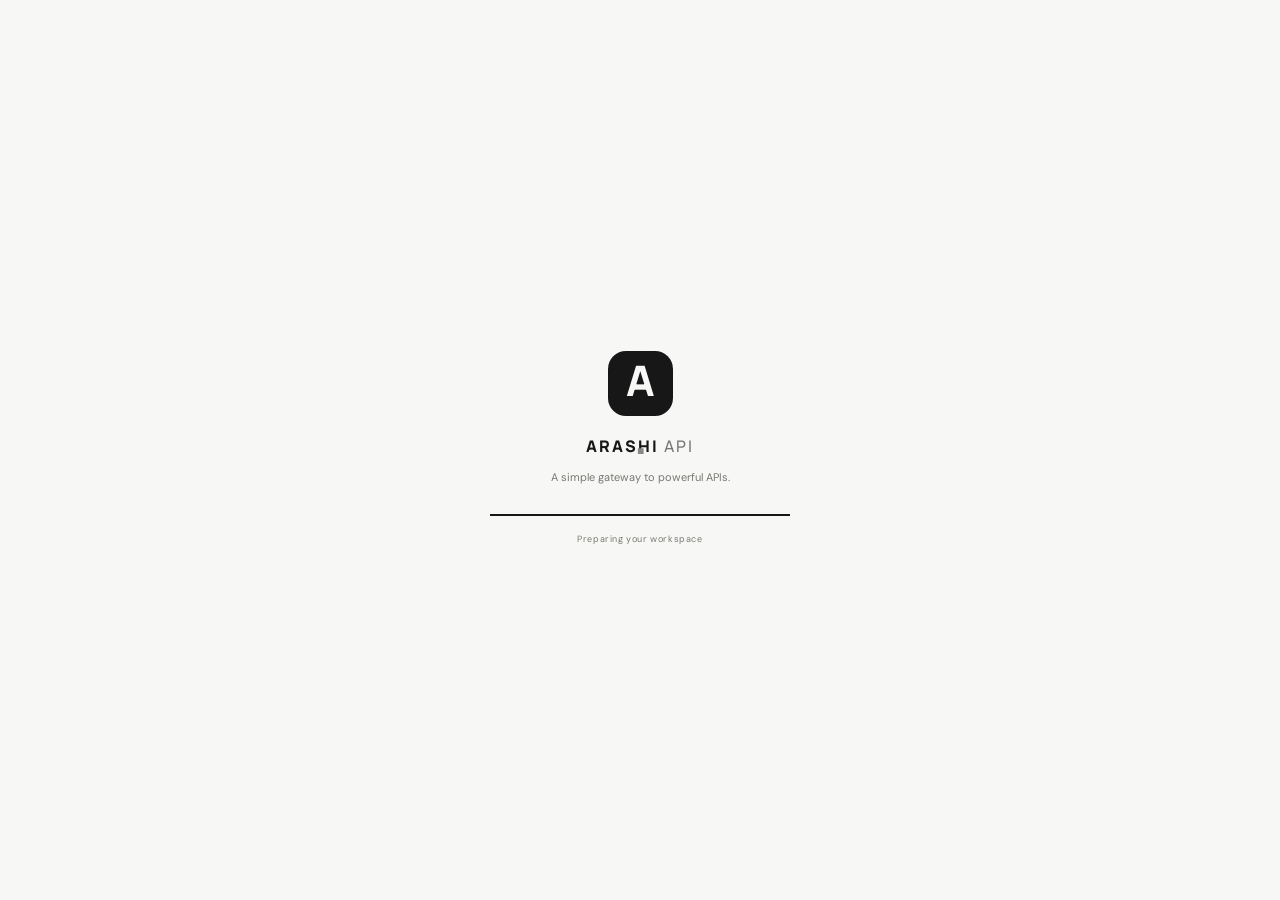
<file: index.html>
<!doctype html>
<html lang="id" data-theme="light">
<head>
  <meta charset="utf-8"><meta name="viewport" content="width=device-width, initial-scale=1">
  <meta name="theme-color" content="#f7f7f5"><title>Arashi API — Loading</title>
  <link rel="icon" href="public/favicon.svg"><link rel="preconnect" href="https://fonts.googleapis.com">
  <link rel="preconnect" href="https://fonts.gstatic.com" crossorigin>
  <link href="https://fonts.googleapis.com/css2?family=DM+Sans:wght@400;500;600;700&family=Manrope:wght@400;500;600;700;800&display=swap" rel="stylesheet">
  <link rel="stylesheet" href="css/style.css">
</head>
<body class="loading-page">
  <main class="loader-wrap">
    <div class="loader-mark">A<span>.</span></div>
    <div class="loader-brand">ARASHI <span>API</span></div>
    <p class="muted">A simple gateway to powerful APIs.</p>
    <div class="loader-track"><span></span></div>
    <small class="muted loader-caption">Preparing your workspace</small>
  </main>
  <script>
    setTimeout(() => { window.location.href = "home.html"; }, 1900);
  </script>
</body></html>
</file>
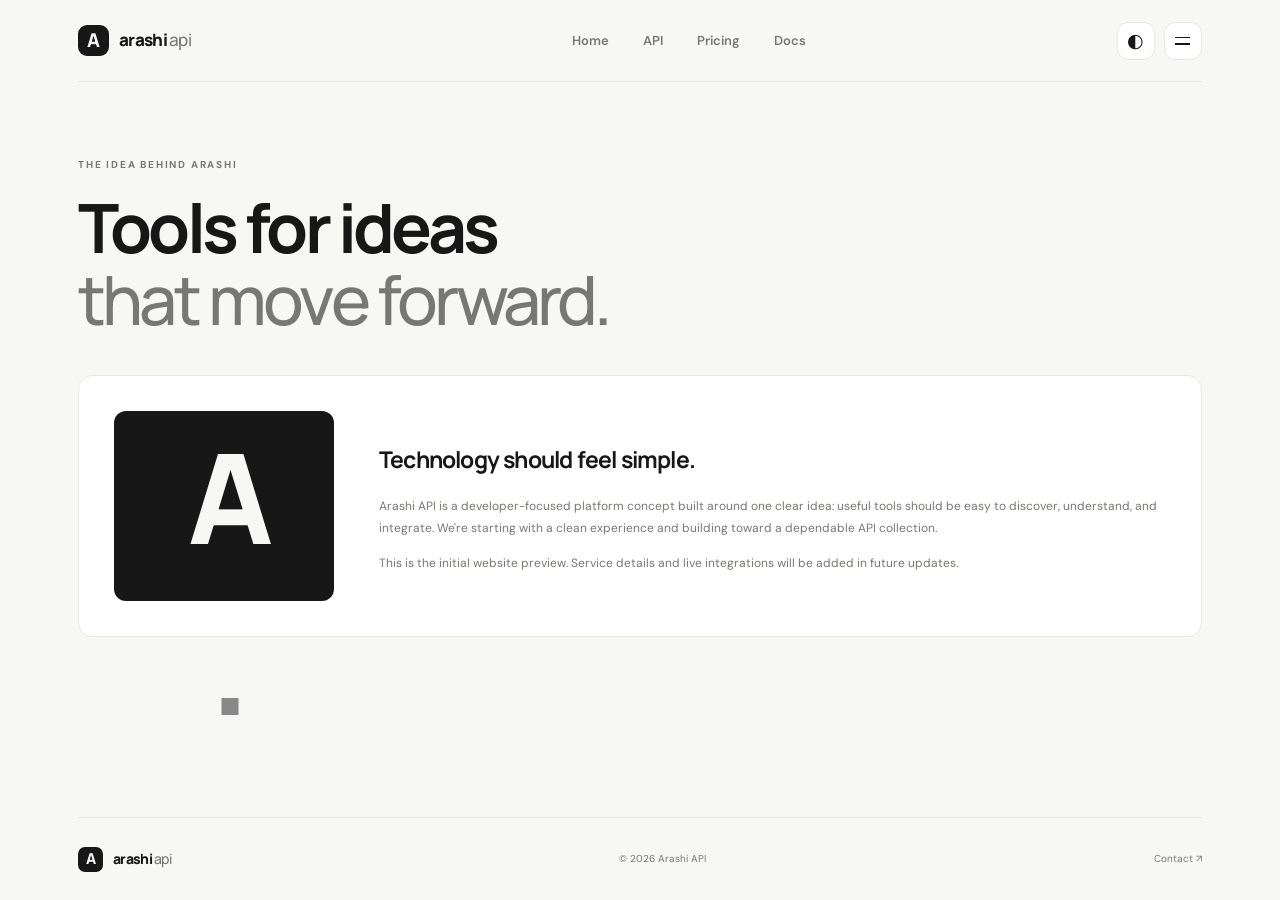
<file: about.html>
<!doctype html><html lang="id" data-theme="light"><head><meta charset="utf-8"><meta name="viewport" content="width=device-width,initial-scale=1"><link rel="icon" href="public/favicon.svg"><title>About — Arashi API</title><link href="https://fonts.googleapis.com/css2?family=DM+Sans:wght@400;500;600;700&family=Manrope:wght@400;500;600;700;800&display=swap" rel="stylesheet"><link rel="stylesheet" href="css/style.css"></head><body><div class="page-shell"><header class="topbar"><a class="brand" href="home.html"><span class="brand-symbol">A</span><span>arashi<span class="brand-light"> api</span></span></a><nav class="desktop-nav"><a href="home.html">Home</a><a href="api.html">API</a><a href="pricing.html">Pricing</a><a href="documentation.html">Docs</a></nav><div class="top-actions"><button class="icon-btn theme-toggle">◐</button><button class="icon-btn menu-toggle"><span class="hamburger"><i></i><i></i></span></button></div></header><div class="scrim"></div><aside class="sidebar"><div class="side-head"><a class="brand" href="home.html"><span class="brand-symbol">A</span><span>arashi<span class="brand-light"> api</span></span></a><button class="icon-btn close-menu">×</button></div><p class="side-label">GENERAL</p><a class="side-link" href="home.html">⌂ &nbsp;Home</a><a class="side-link" href="api.html">⌘ &nbsp;API Explorer</a><a class="side-link" href="pricing.html">◇ &nbsp;Pricing</a><p class="side-label">RESOURCES</p><a class="side-link" href="documentation.html">▤ &nbsp;Documentation</a><a class="side-link" href="status.html">◉ &nbsp;Server Status</a><a class="side-link selected" href="about.html">ⓘ &nbsp;About</a><p class="side-label">SUPPORT</p><a class="side-link" href="contact.html">↗ &nbsp;Customer Service</a><div class="side-bottom"><span class="status-dot"></span> All systems operational<small>ARASHI API · 2026</small></div></aside><main class="inner-main"><div class="eyebrow">THE IDEA BEHIND ARASHI</div><h1 class="page-title">Tools for ideas<br><span>that move forward.</span></h1><div class="about-panel"><div class="about-monogram">A<span>.</span></div><div><h2>Technology should feel simple.</h2><p>Arashi API is a developer-focused platform concept built around one clear idea: useful tools should be easy to discover, understand, and integrate. We're starting with a clean experience and building toward a dependable API collection.</p><p class="muted">This is the initial website preview. Service details and live integrations will be added in future updates.</p></div></div></main><footer class="footer"><a class="brand" href="home.html"><span class="brand-symbol">A</span><span>arashi<span class="brand-light"> api</span></span></a><span>© 2026 Arashi API</span><a href="contact.html">Contact ↗</a></footer></div><script src="js/main.js"></script></body></html>
</file>
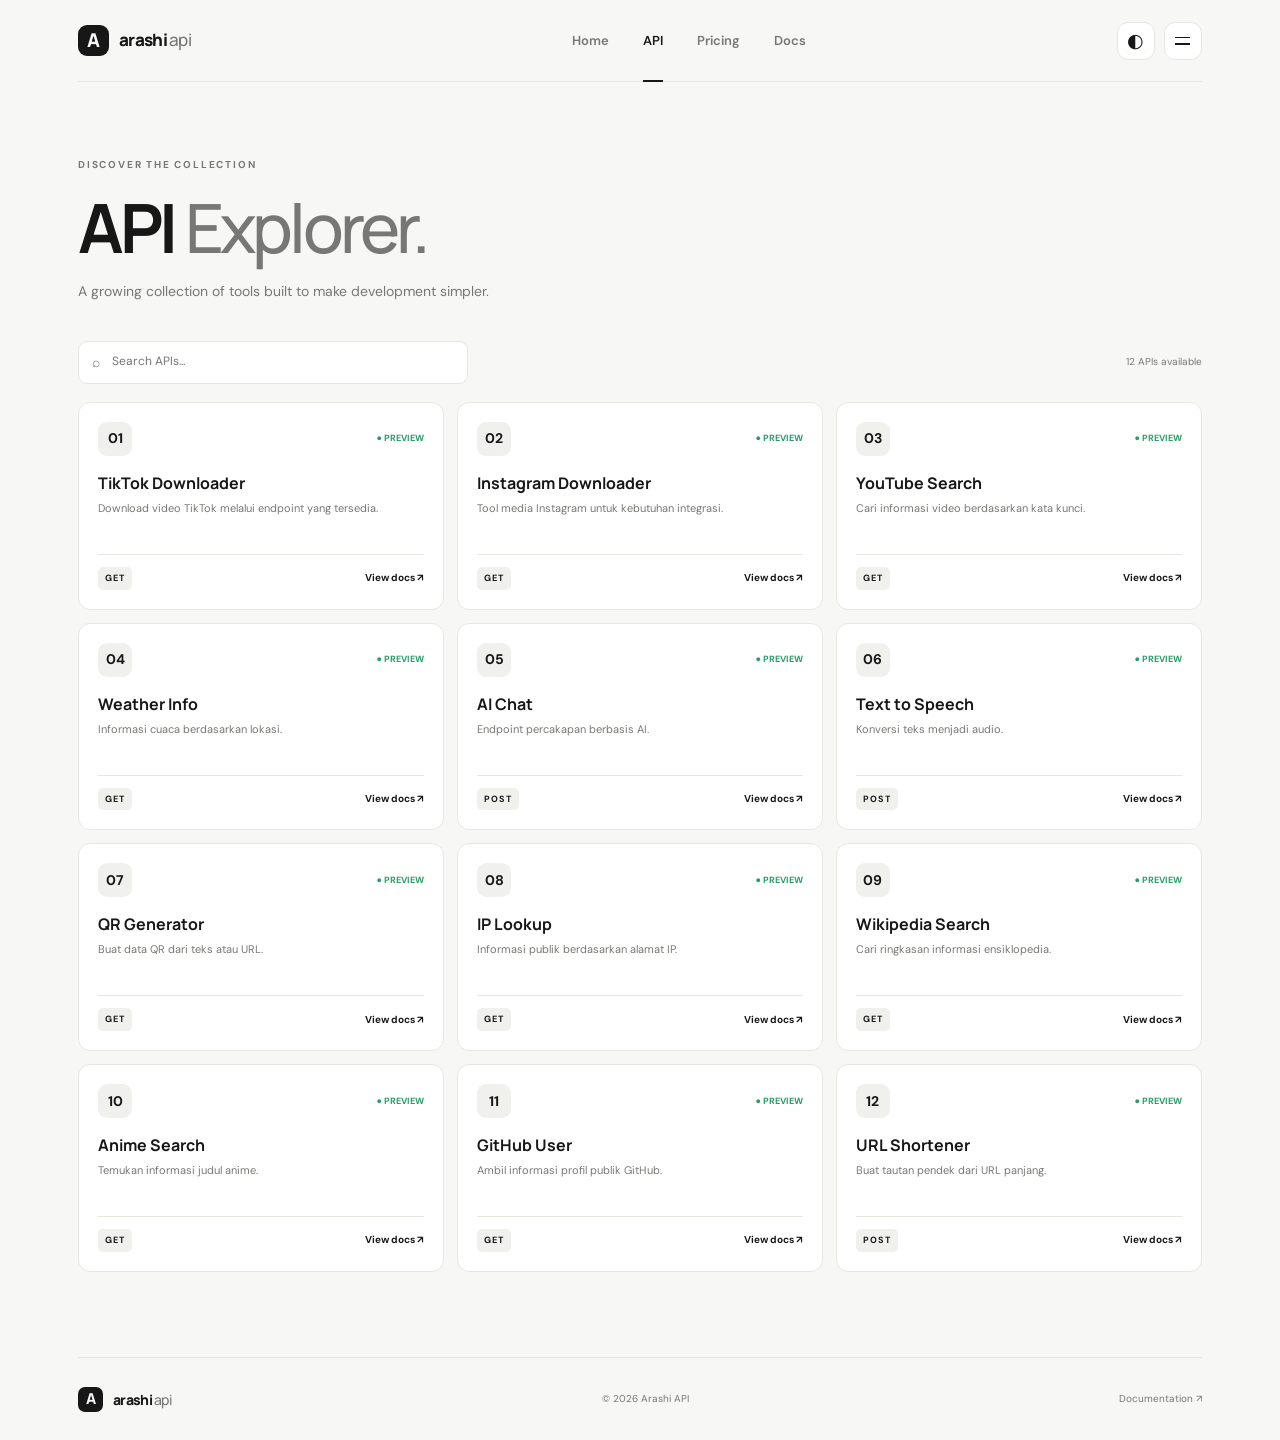
<file: api.html>
<!doctype html><html lang="id" data-theme="light"><head><meta charset="utf-8"><meta name="viewport" content="width=device-width,initial-scale=1"><link rel="icon" href="public/favicon.svg"><title>API Explorer — Arashi API</title><link rel="preconnect" href="https://fonts.googleapis.com"><link href="https://fonts.googleapis.com/css2?family=DM+Sans:wght@400;500;600;700&family=Manrope:wght@400;500;600;700;800&display=swap" rel="stylesheet"><link rel="stylesheet" href="css/style.css"></head><body><div class="page-shell"><header class="topbar"><a class="brand" href="home.html"><span class="brand-symbol">A</span><span>arashi<span class="brand-light"> api</span></span></a><nav class="desktop-nav"><a href="home.html">Home</a><a class="active" href="api.html">API</a><a href="pricing.html">Pricing</a><a href="documentation.html">Docs</a></nav><div class="top-actions"><button class="icon-btn theme-toggle">◐</button><button class="icon-btn menu-toggle"><span class="hamburger"><i></i><i></i></span></button></div></header><div class="scrim"></div><aside class="sidebar"><div class="side-head"><a class="brand" href="home.html"><span class="brand-symbol">A</span><span>arashi<span class="brand-light"> api</span></span></a><button class="icon-btn close-menu">×</button></div><p class="side-label">GENERAL</p><a class="side-link" href="home.html">⌂ &nbsp;Home</a><a class="side-link selected" href="api.html">⌘ &nbsp;API Explorer</a><a class="side-link" href="pricing.html">◇ &nbsp;Pricing</a><p class="side-label">RESOURCES</p><a class="side-link" href="documentation.html">▤ &nbsp;Documentation</a><a class="side-link" href="status.html">◉ &nbsp;Server Status</a><a class="side-link" href="about.html">ⓘ &nbsp;About</a><p class="side-label">SUPPORT</p><a class="side-link" href="contact.html">↗ &nbsp;Customer Service</a><div class="side-bottom"><span class="status-dot"></span> All systems operational<small>ARASHI API · 2026</small></div></aside><main class="inner-main"><div class="eyebrow">DISCOVER THE COLLECTION</div><h1 class="page-title">API <span>Explorer.</span></h1><p class="page-lead">A growing collection of tools built to make development simpler.</p><div class="toolbar"><label class="search-box"><span>⌕</span><input id="apiSearch" placeholder="Search APIs..." type="search"></label><span class="result-count">12 APIs available</span></div><div class="api-grid" id="apiGrid"></div></main><footer class="footer"><a class="brand" href="home.html"><span class="brand-symbol">A</span><span>arashi<span class="brand-light"> api</span></span></a><span>© 2026 Arashi API</span><a href="documentation.html">Documentation ↗</a></footer></div><script src="js/main.js"></script><script src="js/api.js"></script></body></html>
</file>
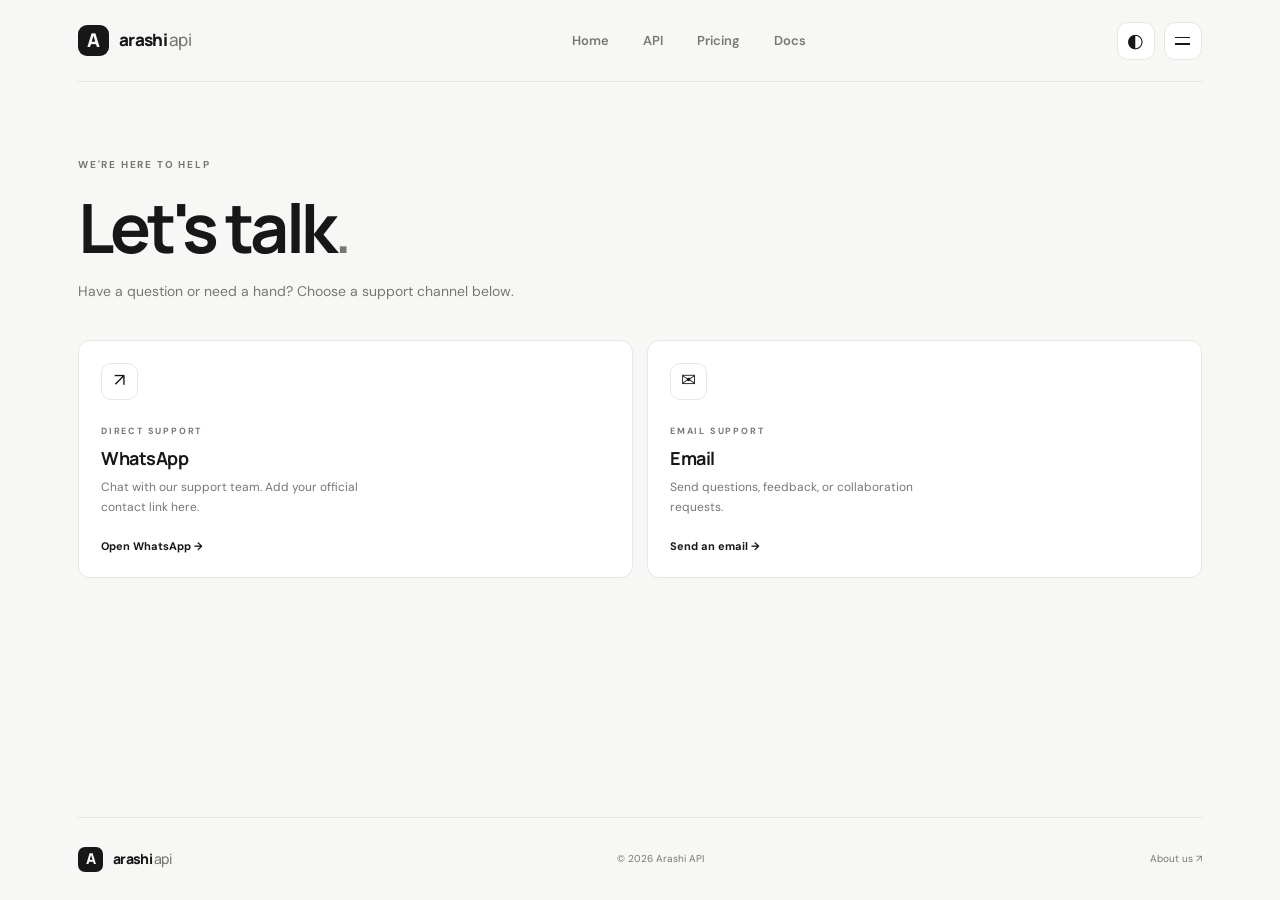
<file: contact.html>
<!doctype html><html lang="id" data-theme="light"><head><meta charset="utf-8"><meta name="viewport" content="width=device-width,initial-scale=1"><link rel="icon" href="public/favicon.svg"><title>Customer Service — Arashi API</title><link href="https://fonts.googleapis.com/css2?family=DM+Sans:wght@400;500;600;700&family=Manrope:wght@400;500;600;700;800&display=swap" rel="stylesheet"><link rel="stylesheet" href="css/style.css"></head><body><div class="page-shell"><header class="topbar"><a class="brand" href="home.html"><span class="brand-symbol">A</span><span>arashi<span class="brand-light"> api</span></span></a><nav class="desktop-nav"><a href="home.html">Home</a><a href="api.html">API</a><a href="pricing.html">Pricing</a><a href="documentation.html">Docs</a></nav><div class="top-actions"><button class="icon-btn theme-toggle">◐</button><button class="icon-btn menu-toggle"><span class="hamburger"><i></i><i></i></span></button></div></header><div class="scrim"></div><aside class="sidebar"><div class="side-head"><a class="brand" href="home.html"><span class="brand-symbol">A</span><span>arashi<span class="brand-light"> api</span></span></a><button class="icon-btn close-menu">×</button></div><p class="side-label">GENERAL</p><a class="side-link" href="home.html">⌂ &nbsp;Home</a><a class="side-link" href="api.html">⌘ &nbsp;API Explorer</a><a class="side-link" href="pricing.html">◇ &nbsp;Pricing</a><p class="side-label">RESOURCES</p><a class="side-link" href="documentation.html">▤ &nbsp;Documentation</a><a class="side-link" href="status.html">◉ &nbsp;Server Status</a><a class="side-link" href="about.html">ⓘ &nbsp;About</a><p class="side-label">SUPPORT</p><a class="side-link selected" href="contact.html">↗ &nbsp;Customer Service</a><div class="side-bottom"><span class="status-dot"></span> All systems operational<small>ARASHI API · 2026</small></div></aside><main class="inner-main"><div class="eyebrow">WE'RE HERE TO HELP</div><h1 class="page-title">Let's talk<span>.</span></h1><p class="page-lead">Have a question or need a hand? Choose a support channel below.</p><div class="contact-grid"><a class="contact-card" href="#"><div class="feature-icon">↗</div><div class="feature-meta">DIRECT SUPPORT</div><h3>WhatsApp</h3><p>Chat with our support team. Add your official contact link here.</p><span class="text-link">Open WhatsApp →</span></a><a class="contact-card" href="#"><div class="feature-icon">✉</div><div class="feature-meta">EMAIL SUPPORT</div><h3>Email</h3><p>Send questions, feedback, or collaboration requests.</p><span class="text-link">Send an email →</span></a></div></main><footer class="footer"><a class="brand" href="home.html"><span class="brand-symbol">A</span><span>arashi<span class="brand-light"> api</span></span></a><span>© 2026 Arashi API</span><a href="about.html">About us ↗</a></footer></div><script src="js/main.js"></script></body></html>
</file>
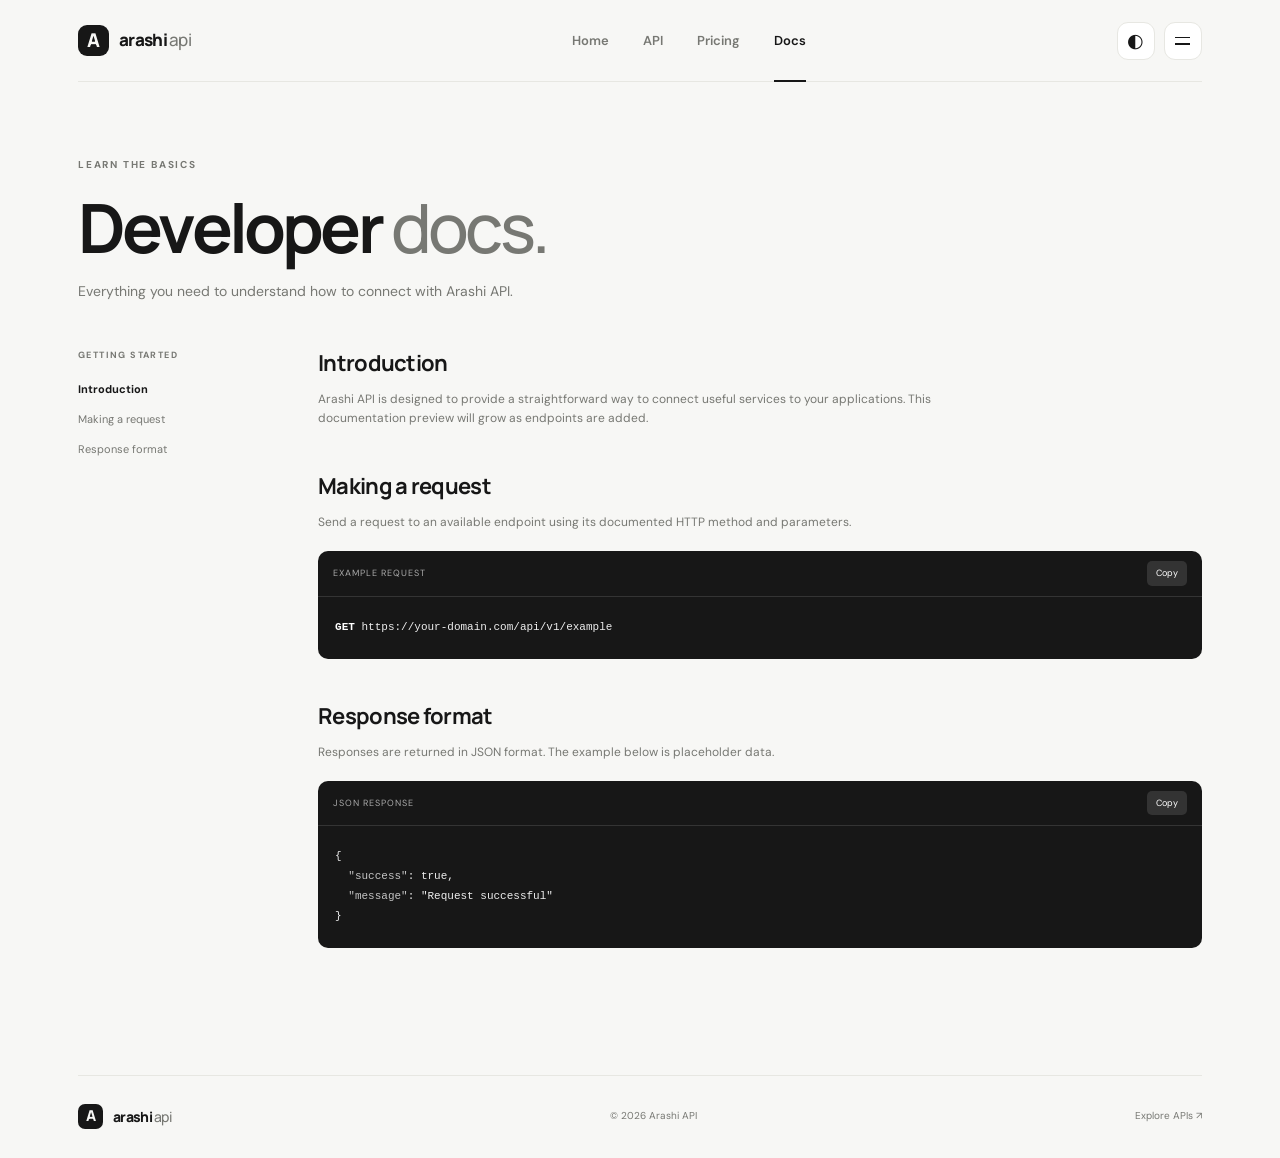
<file: documentation.html>
<!doctype html><html lang="id" data-theme="light"><head><meta charset="utf-8"><meta name="viewport" content="width=device-width,initial-scale=1"><link rel="icon" href="public/favicon.svg"><title>Documentation — Arashi API</title><link href="https://fonts.googleapis.com/css2?family=DM+Sans:wght@400;500;600;700&family=Manrope:wght@400;500;600;700;800&display=swap" rel="stylesheet"><link rel="stylesheet" href="css/style.css"></head><body><div class="page-shell"><header class="topbar"><a class="brand" href="home.html"><span class="brand-symbol">A</span><span>arashi<span class="brand-light"> api</span></span></a><nav class="desktop-nav"><a href="home.html">Home</a><a href="api.html">API</a><a href="pricing.html">Pricing</a><a class="active" href="documentation.html">Docs</a></nav><div class="top-actions"><button class="icon-btn theme-toggle">◐</button><button class="icon-btn menu-toggle"><span class="hamburger"><i></i><i></i></span></button></div></header><div class="scrim"></div><aside class="sidebar"><div class="side-head"><a class="brand" href="home.html"><span class="brand-symbol">A</span><span>arashi<span class="brand-light"> api</span></span></a><button class="icon-btn close-menu">×</button></div><p class="side-label">GENERAL</p><a class="side-link" href="home.html">⌂ &nbsp;Home</a><a class="side-link" href="api.html">⌘ &nbsp;API Explorer</a><a class="side-link" href="pricing.html">◇ &nbsp;Pricing</a><p class="side-label">RESOURCES</p><a class="side-link selected" href="documentation.html">▤ &nbsp;Documentation</a><a class="side-link" href="status.html">◉ &nbsp;Server Status</a><a class="side-link" href="about.html">ⓘ &nbsp;About</a><p class="side-label">SUPPORT</p><a class="side-link" href="contact.html">↗ &nbsp;Customer Service</a><div class="side-bottom"><span class="status-dot"></span> All systems operational<small>ARASHI API · 2026</small></div></aside><main class="inner-main"><div class="eyebrow">LEARN THE BASICS</div><h1 class="page-title">Developer <span>docs.</span></h1><p class="page-lead">Everything you need to understand how to connect with Arashi API.</p><div class="docs-layout"><aside class="docs-menu"><span>GETTING STARTED</span><a class="current" href="#intro">Introduction</a><a href="#request">Making a request</a><a href="#response">Response format</a></aside><div class="docs-content"><section id="intro"><h2>Introduction</h2><p>Arashi API is designed to provide a straightforward way to connect useful services to your applications. This documentation preview will grow as endpoints are added.</p></section><section id="request"><h2>Making a request</h2><p>Send a request to an available endpoint using its documented HTTP method and parameters.</p><div class="code-window"><div class="code-head"><span>EXAMPLE REQUEST</span><button class="copy-btn" data-copy="GET https://your-domain.com/api/v1/example">Copy</button></div><pre><code><b>GET</b> https://your-domain.com/api/v1/example</code></pre></div></section><section id="response"><h2>Response format</h2><p>Responses are returned in JSON format. The example below is placeholder data.</p><div class="code-window"><div class="code-head"><span>JSON RESPONSE</span><button class="copy-btn" data-copy='{ "success": true, "message": "Request successful" }'>Copy</button></div><pre><code>{
  <em>"success"</em>: true,
  <em>"message"</em>: "Request successful"
}</code></pre></div></section></div></div></main><footer class="footer"><a class="brand" href="home.html"><span class="brand-symbol">A</span><span>arashi<span class="brand-light"> api</span></span></a><span>© 2026 Arashi API</span><a href="api.html">Explore APIs ↗</a></footer></div><script src="js/main.js"></script></body></html>
</file>
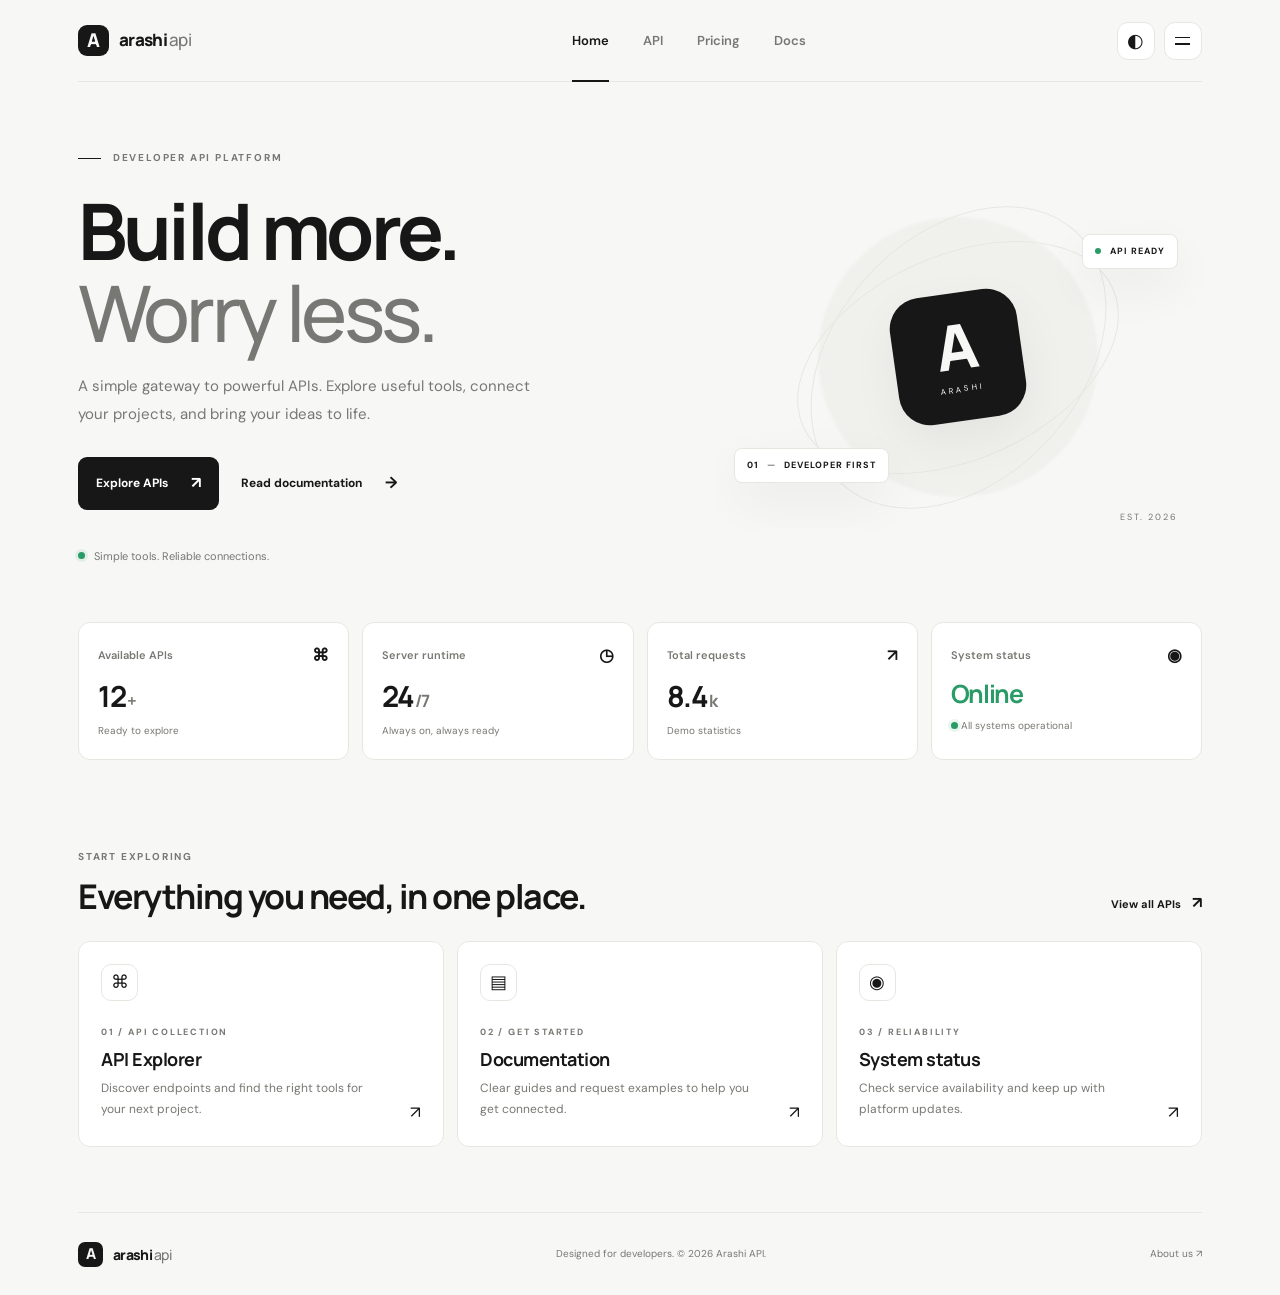
<file: home.html>
<!doctype html>
<html lang="id" data-theme="light">
<head>
  <meta charset="utf-8"><meta name="viewport" content="width=device-width, initial-scale=1">
  <meta name="theme-color" content="#f7f7f5"><title>Arashi API — Home</title>
  <link rel="icon" href="public/favicon.svg"><link rel="preconnect" href="https://fonts.googleapis.com">
  <link rel="preconnect" href="https://fonts.gstatic.com" crossorigin>
  <link href="https://fonts.googleapis.com/css2?family=DM+Sans:wght@400;500;600;700&family=Manrope:wght@400;500;600;700;800&display=swap" rel="stylesheet">
  <link rel="stylesheet" href="css/style.css">
</head>
<body>
  <div class="page-shell">
    <header class="topbar">
      <a class="brand" href="home.html"><span class="brand-symbol">A</span><span>arashi<span class="brand-light"> api</span></span></a>
      <nav class="desktop-nav"><a class="active" href="home.html">Home</a><a href="api.html">API</a><a href="pricing.html">Pricing</a><a href="documentation.html">Docs</a></nav>
      <div class="top-actions">
        <button class="icon-btn theme-toggle" aria-label="Toggle theme" title="Ganti tema"><span class="theme-icon">◐</span></button>
        <button class="icon-btn menu-toggle" aria-label="Open menu"><span class="hamburger"><i></i><i></i></span></button>
      </div>
    </header>

    <div class="scrim"></div>
    <aside class="sidebar">
      <div class="side-head"><a class="brand" href="home.html"><span class="brand-symbol">A</span><span>arashi<span class="brand-light"> api</span></span></a><button class="icon-btn close-menu" aria-label="Close menu">×</button></div>
      <p class="side-label">GENERAL</p>
      <a class="side-link selected" href="home.html"><span>⌂</span>Home</a>
      <a class="side-link" href="api.html"><span>⌘</span>API Explorer</a>
      <a class="side-link" href="pricing.html"><span>◇</span>Pricing</a>
      <p class="side-label">RESOURCES</p>
      <a class="side-link" href="documentation.html"><span>▤</span>Documentation</a>
      <a class="side-link" href="status.html"><span>◉</span>Server Status</a>
      <a class="side-link" href="about.html"><span>ⓘ</span>About</a>
      <p class="side-label">SUPPORT</p>
      <a class="side-link" href="contact.html"><span>↗</span>Customer Service</a>
      <div class="side-bottom"><span class="status-dot"></span> All systems operational<small>ARASHI API · 2026</small></div>
    </aside>

    <main>
      <section class="hero">
        <div class="hero-copy">
          <div class="eyebrow"><span class="eyebrow-line"></span> DEVELOPER API PLATFORM</div>
          <h1>Build more.<br><span>Worry less.</span></h1>
          <p class="hero-desc">A simple gateway to powerful APIs. Explore useful tools, connect your projects, and bring your ideas to life.</p>
          <div class="hero-buttons"><a class="btn btn-dark" href="api.html">Explore APIs <span>↗</span></a><a class="btn btn-quiet" href="documentation.html">Read documentation <span>→</span></a></div>
          <div class="hero-note"><span class="status-dot"></span> Simple tools. Reliable connections.</div>
        </div>
        <div class="hero-visual" aria-label="Decorative abstract graphic">
          <div class="visual-orbit orbit-one"></div><div class="visual-orbit orbit-two"></div>
          <div class="visual-core"><span>A</span><small>ARASHI</small></div>
          <div class="float-tag tag-top"><span class="tiny-dot"></span> API READY</div>
          <div class="float-tag tag-bottom">01 <span>—</span> DEVELOPER FIRST</div>
          <div class="visual-index">EST. 2026</div>
        </div>
      </section>

      <section class="stats-grid">
        <article class="stat-card"><div class="stat-top"><span>Available APIs</span><span class="stat-icon">⌘</span></div><strong>12<span class="stat-unit">+</span></strong><small>Ready to explore</small></article>
        <article class="stat-card"><div class="stat-top"><span>Server runtime</span><span class="stat-icon">◷</span></div><strong>24<span class="stat-unit">/7</span></strong><small>Always on, always ready</small></article>
        <article class="stat-card"><div class="stat-top"><span>Total requests</span><span class="stat-icon">↗</span></div><strong>8.4<span class="stat-unit">k</span></strong><small>Demo statistics</small></article>
        <article class="stat-card"><div class="stat-top"><span>System status</span><span class="stat-icon">◉</span></div><strong class="status-word">Online</strong><small><span class="status-dot"></span> All systems operational</small></article>
      </section>

      <section class="section-block">
        <div class="section-heading"><div><div class="eyebrow">START EXPLORING</div><h2>Everything you need,<br class="mobile-break"> in one place.</h2></div><a class="text-link" href="api.html">View all APIs <span>↗</span></a></div>
        <div class="feature-grid">
          <a class="feature-card" href="api.html"><div class="feature-icon">⌘</div><div class="feature-meta">01 / API COLLECTION</div><h3>API Explorer</h3><p>Discover endpoints and find the right tools for your next project.</p><span class="card-arrow">↗</span></a>
          <a class="feature-card" href="documentation.html"><div class="feature-icon">▤</div><div class="feature-meta">02 / GET STARTED</div><h3>Documentation</h3><p>Clear guides and request examples to help you get connected.</p><span class="card-arrow">↗</span></a>
          <a class="feature-card" href="status.html"><div class="feature-icon">◉</div><div class="feature-meta">03 / RELIABILITY</div><h3>System status</h3><p>Check service availability and keep up with platform updates.</p><span class="card-arrow">↗</span></a>
        </div>
      </section>
      <footer class="footer"><a class="brand" href="home.html"><span class="brand-symbol">A</span><span>arashi<span class="brand-light"> api</span></span></a><span>Designed for developers. © 2026 Arashi API.</span><a href="about.html">About us ↗</a></footer>
    </main>
  </div>
  <script src="js/main.js"></script>
</body></html>
</file>
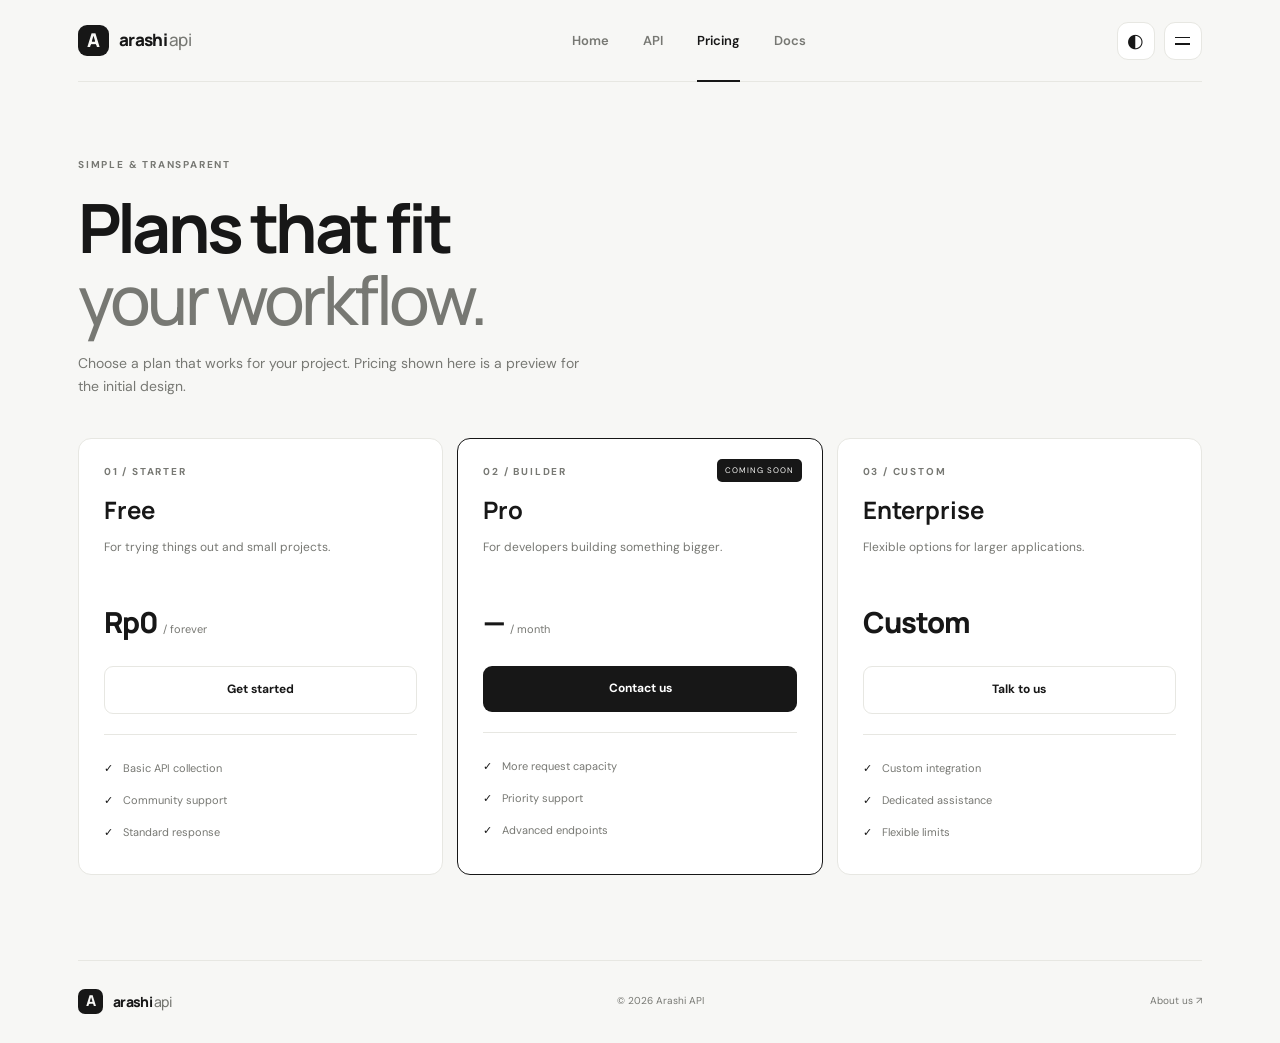
<file: pricing.html>
<!doctype html><html lang="id" data-theme="light"><head><meta charset="utf-8"><meta name="viewport" content="width=device-width,initial-scale=1"><link rel="icon" href="public/favicon.svg"><title>Pricing — Arashi API</title><link href="https://fonts.googleapis.com/css2?family=DM+Sans:wght@400;500;600;700&family=Manrope:wght@400;500;600;700;800&display=swap" rel="stylesheet"><link rel="stylesheet" href="css/style.css"></head><body><div class="page-shell"><header class="topbar"><a class="brand" href="home.html"><span class="brand-symbol">A</span><span>arashi<span class="brand-light"> api</span></span></a><nav class="desktop-nav"><a href="home.html">Home</a><a href="api.html">API</a><a class="active" href="pricing.html">Pricing</a><a href="documentation.html">Docs</a></nav><div class="top-actions"><button class="icon-btn theme-toggle">◐</button><button class="icon-btn menu-toggle"><span class="hamburger"><i></i><i></i></span></button></div></header><div class="scrim"></div><aside class="sidebar"><div class="side-head"><a class="brand" href="home.html"><span class="brand-symbol">A</span><span>arashi<span class="brand-light"> api</span></span></a><button class="icon-btn close-menu">×</button></div><p class="side-label">GENERAL</p><a class="side-link" href="home.html">⌂ &nbsp;Home</a><a class="side-link" href="api.html">⌘ &nbsp;API Explorer</a><a class="side-link selected" href="pricing.html">◇ &nbsp;Pricing</a><p class="side-label">RESOURCES</p><a class="side-link" href="documentation.html">▤ &nbsp;Documentation</a><a class="side-link" href="status.html">◉ &nbsp;Server Status</a><a class="side-link" href="about.html">ⓘ &nbsp;About</a><p class="side-label">SUPPORT</p><a class="side-link" href="contact.html">↗ &nbsp;Customer Service</a><div class="side-bottom"><span class="status-dot"></span> All systems operational<small>ARASHI API · 2026</small></div></aside><main class="inner-main"><div class="eyebrow">SIMPLE & TRANSPARENT</div><h1 class="page-title">Plans that fit<br><span>your workflow.</span></h1><p class="page-lead">Choose a plan that works for your project. Pricing shown here is a preview for the initial design.</p><div class="pricing-grid"><article class="price-card"><div class="feature-meta">01 / STARTER</div><h2>Free</h2><p>For trying things out and small projects.</p><div class="price">Rp0 <small>/ forever</small></div><a class="btn btn-outline full" href="contact.html">Get started</a><ul><li>Basic API collection</li><li>Community support</li><li>Standard response</li></ul></article><article class="price-card featured-price"><div class="popular-tag">COMING SOON</div><div class="feature-meta">02 / BUILDER</div><h2>Pro</h2><p>For developers building something bigger.</p><div class="price">— <small>/ month</small></div><a class="btn btn-dark full" href="contact.html">Contact us</a><ul><li>More request capacity</li><li>Priority support</li><li>Advanced endpoints</li></ul></article><article class="price-card"><div class="feature-meta">03 / CUSTOM</div><h2>Enterprise</h2><p>Flexible options for larger applications.</p><div class="price">Custom</div><a class="btn btn-outline full" href="contact.html">Talk to us</a><ul><li>Custom integration</li><li>Dedicated assistance</li><li>Flexible limits</li></ul></article></div></main><footer class="footer"><a class="brand" href="home.html"><span class="brand-symbol">A</span><span>arashi<span class="brand-light"> api</span></span></a><span>© 2026 Arashi API</span><a href="about.html">About us ↗</a></footer></div><script src="js/main.js"></script></body></html>
</file>
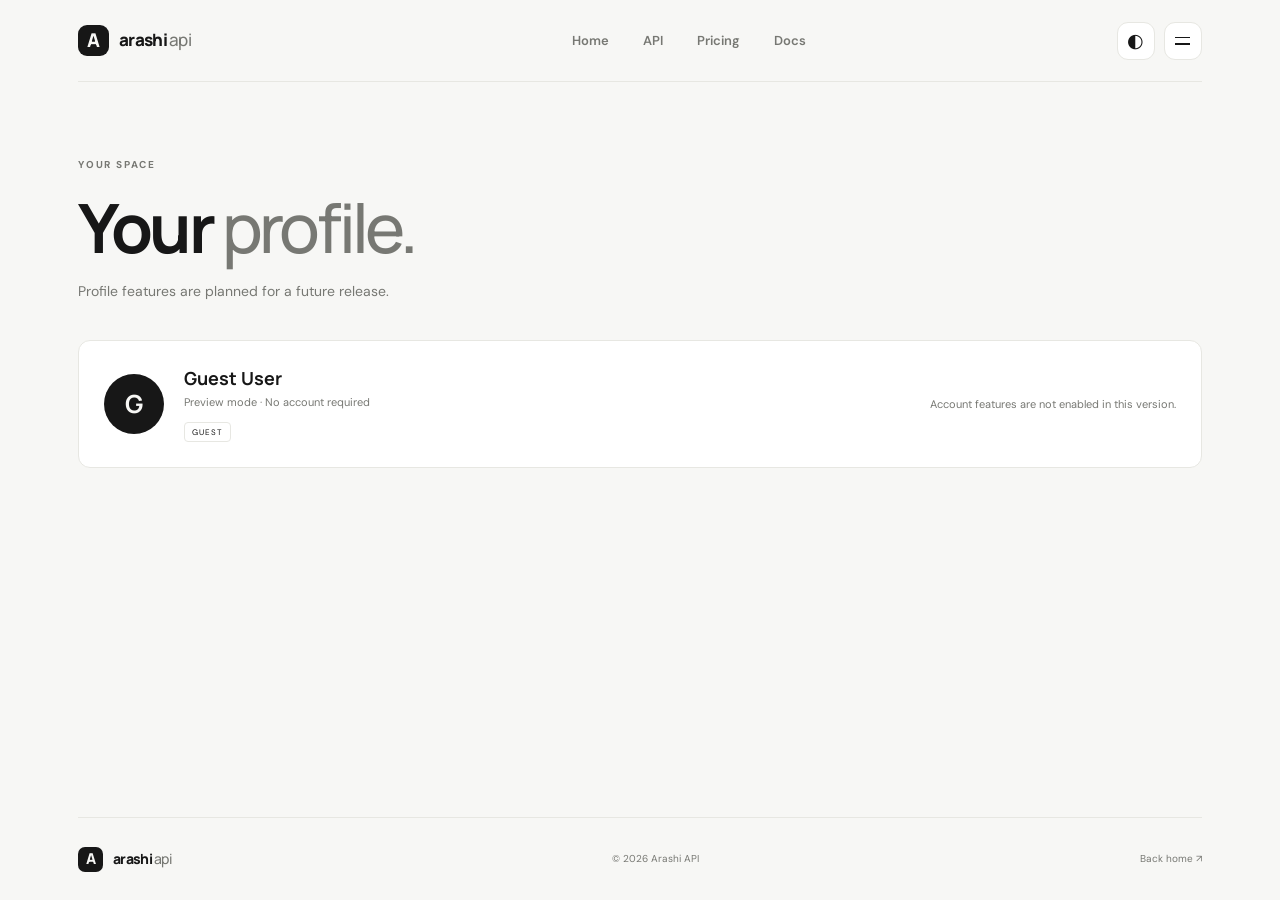
<file: profile.html>
<!doctype html><html lang="id" data-theme="light"><head><meta charset="utf-8"><meta name="viewport" content="width=device-width,initial-scale=1"><link rel="icon" href="public/favicon.svg"><title>Profile — Arashi API</title><link href="https://fonts.googleapis.com/css2?family=DM+Sans:wght@400;500;600;700&family=Manrope:wght@400;500;600;700;800&display=swap" rel="stylesheet"><link rel="stylesheet" href="css/style.css"></head><body><div class="page-shell"><header class="topbar"><a class="brand" href="home.html"><span class="brand-symbol">A</span><span>arashi<span class="brand-light"> api</span></span></a><nav class="desktop-nav"><a href="home.html">Home</a><a href="api.html">API</a><a href="pricing.html">Pricing</a><a href="documentation.html">Docs</a></nav><div class="top-actions"><button class="icon-btn theme-toggle">◐</button><button class="icon-btn menu-toggle"><span class="hamburger"><i></i><i></i></span></button></div></header><div class="scrim"></div><aside class="sidebar"><div class="side-head"><a class="brand" href="home.html"><span class="brand-symbol">A</span><span>arashi<span class="brand-light"> api</span></span></a><button class="icon-btn close-menu">×</button></div><p class="side-label">GENERAL</p><a class="side-link" href="home.html">⌂ &nbsp;Home</a><a class="side-link" href="api.html">⌘ &nbsp;API Explorer</a><a class="side-link" href="pricing.html">◇ &nbsp;Pricing</a><p class="side-label">RESOURCES</p><a class="side-link" href="documentation.html">▤ &nbsp;Documentation</a><a class="side-link" href="status.html">◉ &nbsp;Server Status</a><a class="side-link" href="about.html">ⓘ &nbsp;About</a><p class="side-label">SUPPORT</p><a class="side-link" href="contact.html">↗ &nbsp;Customer Service</a><div class="side-bottom"><span class="status-dot"></span> All systems operational<small>ARASHI API · 2026</small></div></aside><main class="inner-main"><div class="eyebrow">YOUR SPACE</div><h1 class="page-title">Your <span>profile.</span></h1><p class="page-lead">Profile features are planned for a future release.</p><div class="profile-preview"><div class="avatar-placeholder">G</div><div><h2>Guest User</h2><p class="muted">Preview mode · No account required</p><span class="tag-muted">GUEST</span></div><div class="profile-note">Account features are not enabled in this version.</div></div></main><footer class="footer"><a class="brand" href="home.html"><span class="brand-symbol">A</span><span>arashi<span class="brand-light"> api</span></span></a><span>© 2026 Arashi API</span><a href="home.html">Back home ↗</a></footer></div><script src="js/main.js"></script></body></html>
</file>
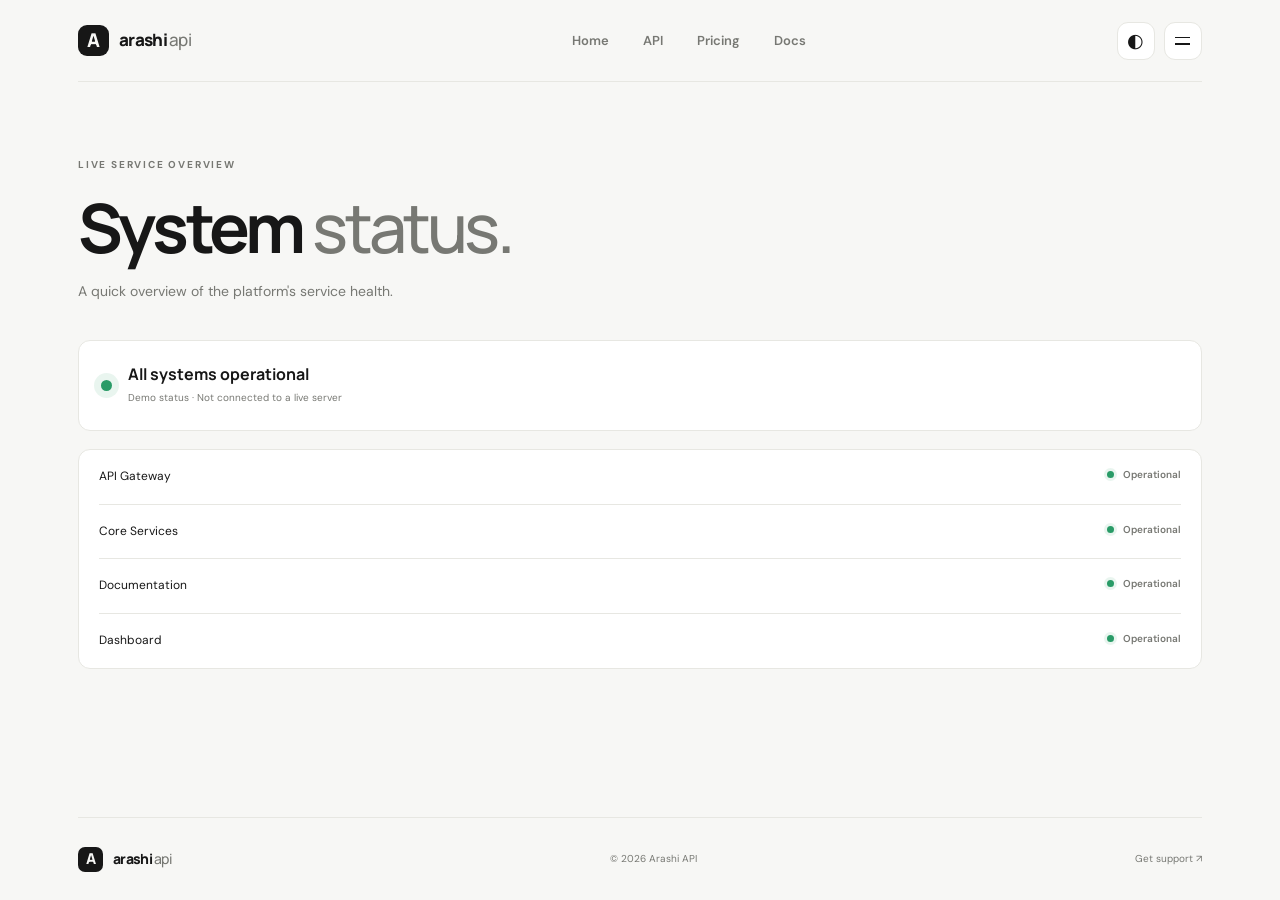
<file: status.html>
<!doctype html><html lang="id" data-theme="light"><head><meta charset="utf-8"><meta name="viewport" content="width=device-width,initial-scale=1"><link rel="icon" href="public/favicon.svg"><title>System Status — Arashi API</title><link href="https://fonts.googleapis.com/css2?family=DM+Sans:wght@400;500;600;700&family=Manrope:wght@400;500;600;700;800&display=swap" rel="stylesheet"><link rel="stylesheet" href="css/style.css"></head><body><div class="page-shell"><header class="topbar"><a class="brand" href="home.html"><span class="brand-symbol">A</span><span>arashi<span class="brand-light"> api</span></span></a><nav class="desktop-nav"><a href="home.html">Home</a><a href="api.html">API</a><a href="pricing.html">Pricing</a><a href="documentation.html">Docs</a></nav><div class="top-actions"><button class="icon-btn theme-toggle">◐</button><button class="icon-btn menu-toggle"><span class="hamburger"><i></i><i></i></span></button></div></header><div class="scrim"></div><aside class="sidebar"><div class="side-head"><a class="brand" href="home.html"><span class="brand-symbol">A</span><span>arashi<span class="brand-light"> api</span></span></a><button class="icon-btn close-menu">×</button></div><p class="side-label">GENERAL</p><a class="side-link" href="home.html">⌂ &nbsp;Home</a><a class="side-link" href="api.html">⌘ &nbsp;API Explorer</a><a class="side-link" href="pricing.html">◇ &nbsp;Pricing</a><p class="side-label">RESOURCES</p><a class="side-link" href="documentation.html">▤ &nbsp;Documentation</a><a class="side-link selected" href="status.html">◉ &nbsp;Server Status</a><a class="side-link" href="about.html">ⓘ &nbsp;About</a><p class="side-label">SUPPORT</p><a class="side-link" href="contact.html">↗ &nbsp;Customer Service</a><div class="side-bottom"><span class="status-dot"></span> All systems operational<small>ARASHI API · 2026</small></div></aside><main class="inner-main"><div class="eyebrow">LIVE SERVICE OVERVIEW</div><h1 class="page-title">System <span>status.</span></h1><p class="page-lead">A quick overview of the platform's service health.</p><div class="overall-status"><span class="status-pulse"></span><div><strong>All systems operational</strong><small>Demo status · Not connected to a live server</small></div></div><div class="status-list"><div><span>API Gateway</span><b><i class="status-dot"></i> Operational</b></div><div><span>Core Services</span><b><i class="status-dot"></i> Operational</b></div><div><span>Documentation</span><b><i class="status-dot"></i> Operational</b></div><div><span>Dashboard</span><b><i class="status-dot"></i> Operational</b></div></div></main><footer class="footer"><a class="brand" href="home.html"><span class="brand-symbol">A</span><span>arashi<span class="brand-light"> api</span></span></a><span>© 2026 Arashi API</span><a href="contact.html">Get support ↗</a></footer></div><script src="js/main.js"></script></body></html>
</file>
<file: css/style.css>
@import url('https://fonts.googleapis.com/css2?family=DM+Sans:wght@400;500;600;700&family=Manrope:wght@400;500;600;700;800&display=swap');
:root{--bg:#f7f7f5;--surface:#fff;--surface-2:#f0f0ed;--text:#171717;--muted:#777873;--line:#e7e7e2;--accent:#171717;--shadow:0 18px 50px rgba(0,0,0,.055);--green:#299b67}
html[data-theme=dark]{--bg:#101010;--surface:#181818;--surface-2:#222;--text:#f5f5f2;--muted:#999b96;--line:#2d2d2a;--accent:#f5f5f2;--shadow:0 18px 50px rgba(0,0,0,.2)}
*{box-sizing:border-box}html{scroll-behavior:smooth}body{margin:0;background:var(--bg);color:var(--text);font-family:'DM Sans',sans-serif;font-size:14px;line-height:1.65;transition:background .25s,color .25s}a{color:inherit;text-decoration:none}button,input{font:inherit}button{cursor:pointer}.page-shell{max-width:1440px;margin:auto;padding:0 6.1%}.topbar{height:82px;display:flex;align-items:center;justify-content:space-between;border-bottom:1px solid var(--line)}.brand{display:inline-flex;align-items:center;gap:10px;font-family:Manrope,sans-serif;font-weight:800;font-size:17px;letter-spacing:-.7px}.brand-symbol{width:31px;height:31px;border-radius:9px;background:var(--text);color:var(--bg);display:grid;place-items:center;font-family:Manrope;font-size:19px;font-weight:800}.brand-light{font-weight:500;color:var(--muted)}.desktop-nav{display:flex;gap:34px;margin-left:70px}.desktop-nav a{color:var(--muted);font-size:13px;font-weight:600;transition:.2s}.desktop-nav a:hover,.desktop-nav a.active{color:var(--text)}.desktop-nav a.active{position:relative}.desktop-nav a.active:after{content:'';position:absolute;height:2px;background:var(--text);bottom:-31px;left:0;right:0}.top-actions{display:flex;gap:9px}.icon-btn{width:38px;height:38px;border:1px solid var(--line);background:var(--surface);color:var(--text);border-radius:11px;display:grid;place-items:center;font-size:19px;transition:.2s}.icon-btn:hover{transform:translateY(-2px);border-color:var(--muted)}.hamburger{display:flex;flex-direction:column;gap:5px}.hamburger i{display:block;width:15px;height:1.5px;background:var(--text)}.hero{min-height:495px;display:grid;grid-template-columns:1.1fr .9fr;align-items:center;padding:68px 0 57px;gap:40px}.eyebrow,.feature-meta{font-size:10px;letter-spacing:1.8px;font-weight:700;color:var(--muted)}.eyebrow-line{display:inline-block;width:23px;height:1px;background:var(--text);vertical-align:middle;margin-right:8px}.hero h1,.page-title{font-family:Manrope,sans-serif;font-weight:700;letter-spacing:-3.8px;line-height:1.06;font-size:clamp(48px,6.1vw,78px);margin:22px 0 19px}.hero h1 span,.page-title span{color:var(--muted);font-weight:500}.hero-desc{max-width:455px;color:var(--muted);font-size:15px;line-height:1.85}.hero-buttons{display:flex;align-items:center;gap:22px;margin-top:29px}.btn{display:inline-flex;align-items:center;justify-content:center;gap:23px;padding:13px 18px;border-radius:9px;font-size:12px;font-weight:700;transition:.2s}.btn:hover{transform:translateY(-2px)}.btn-dark{background:#171717;color:#fff}.btn-quiet{padding-left:0;color:var(--text)}.btn-quiet span,.btn-dark span{font-size:16px}.hero-note{margin-top:37px;color:var(--muted);font-size:11px;display:flex;align-items:center;gap:9px}.status-dot{width:7px;height:7px;border-radius:50%;background:var(--green);display:inline-block;box-shadow:0 0 0 3px rgba(41,155,103,.1)}.hero-visual{height:355px;position:relative;display:grid;place-items:center;overflow:hidden}.hero-visual:before{content:'';position:absolute;width:280px;height:280px;border-radius:50%;background:var(--surface-2);filter:blur(1px)}.visual-orbit{position:absolute;border:1px solid var(--line);border-radius:50%;transform:rotate(-24deg)}.orbit-one{width:340px;height:205px}.orbit-two{width:245px;height:345px;transform:rotate(43deg)}.visual-core{z-index:1;width:128px;height:128px;border-radius:31px;background:var(--text);color:var(--bg);display:flex;flex-direction:column;align-items:center;justify-content:center;box-shadow:var(--shadow);transform:rotate(-8deg)}.visual-core span{font:800 62px/.9 Manrope}.visual-core small{font-size:8px;letter-spacing:3px;margin-top:9px}.float-tag{position:absolute;z-index:2;background:var(--surface);border:1px solid var(--line);padding:9px 12px;border-radius:8px;font-size:9px;font-weight:700;letter-spacing:1px;box-shadow:var(--shadow)}.tag-top{top:54px;right:5%}.tag-bottom{bottom:52px;left:4%}.tag-bottom span{color:var(--muted);padding:0 5px}.tiny-dot{display:inline-block;width:6px;height:6px;background:var(--green);border-radius:50%;margin-right:6px}.visual-index{position:absolute;right:5%;bottom:10px;font-size:9px;letter-spacing:2px;color:var(--muted)}.stats-grid{display:grid;grid-template-columns:repeat(4,1fr);gap:13px}.stat-card{background:var(--surface);border:1px solid var(--line);border-radius:12px;padding:18px 19px;min-height:126px;transition:.2s}.stat-card:hover,.feature-card:hover,.contact-card:hover{transform:translateY(-3px);box-shadow:var(--shadow)}.stat-top{display:flex;align-items:center;justify-content:space-between;color:var(--muted);font-size:11px;font-weight:600}.stat-icon{font-size:17px;color:var(--text)}.stat-card strong{display:block;font:700 29px Manrope;letter-spacing:-1.4px;margin:7px 0 2px}.stat-unit{font-size:17px;color:var(--muted);margin-left:2px}.stat-card small{color:var(--muted);font-size:10px}.status-word{font-size:25px!important;color:var(--green)}.section-block{padding:89px 0 65px}.section-heading{display:flex;align-items:end;justify-content:space-between;margin-bottom:25px}.section-heading h2{font:700 34px/1.2 Manrope;letter-spacing:-1.5px;margin:10px 0 0}.text-link{font-size:11px;font-weight:700}.text-link span{font-size:16px;margin-left:8px}.feature-grid{display:grid;grid-template-columns:repeat(3,1fr);gap:13px}.feature-card,.contact-card{position:relative;background:var(--surface);border:1px solid var(--line);border-radius:12px;padding:22px;min-height:206px;transition:.25s}.feature-icon{width:37px;height:37px;border:1px solid var(--line);border-radius:10px;display:grid;place-items:center;font-size:18px;margin-bottom:24px}.feature-card .feature-meta,.contact-card .feature-meta{font-size:9px}.feature-card h3,.contact-card h3{font:700 18px Manrope;letter-spacing:-.5px;margin:7px 0}.feature-card p,.contact-card p{font-size:12px;color:var(--muted);max-width:280px;line-height:1.7;margin:0}.card-arrow{position:absolute;right:22px;bottom:20px;font-size:17px}.footer{min-height:83px;border-top:1px solid var(--line);display:flex;align-items:center;justify-content:space-between;gap:15px;color:var(--muted);font-size:10px}.footer .brand{color:var(--text);font-size:14px}.footer .brand-symbol{width:25px;height:25px;font-size:15px;border-radius:7px}.inner-main{min-height:calc(100vh - 165px);padding:75px 0 85px}.page-title{font-size:clamp(47px,6vw,68px);margin:17px 0}.page-lead{color:var(--muted);font-size:14px;max-width:520px;margin:0 0 37px}.toolbar{display:flex;justify-content:space-between;align-items:center;margin:38px 0 18px}.search-box{height:43px;width:min(390px,100%);display:flex;align-items:center;gap:10px;padding:0 13px;background:var(--surface);border:1px solid var(--line);border-radius:9px;color:var(--muted)}.search-box input{border:0;outline:0;background:transparent;color:var(--text);width:100%;font-size:12px}.result-count{font-size:10px;color:var(--muted)}.api-grid{display:grid;grid-template-columns:repeat(3,1fr);gap:13px}.api-card{background:var(--surface);border:1px solid var(--line);border-radius:12px;padding:19px;transition:.2s}.api-card:hover{transform:translateY(-3px);box-shadow:var(--shadow)}.api-card-head{display:flex;justify-content:space-between;align-items:center}.api-symbol{width:34px;height:34px;border-radius:9px;background:var(--surface-2);display:grid;place-items:center;font-weight:700}.api-status{font-size:9px;color:var(--green);font-weight:700}.api-card h3{font:700 16px Manrope;margin:16px 0 5px}.api-card p{font-size:11px;color:var(--muted);min-height:38px;margin:0 0 17px}.api-card-foot{border-top:1px solid var(--line);padding-top:12px;display:flex;justify-content:space-between;align-items:center}.method{font-size:9px;font-weight:700;letter-spacing:1px;background:var(--surface-2);padding:4px 7px;border-radius:5px}.api-card-foot a{font-size:10px;font-weight:700}.pricing-grid{display:grid;grid-template-columns:repeat(3,1fr);gap:14px;margin-top:40px}.price-card{position:relative;background:var(--surface);border:1px solid var(--line);border-radius:13px;padding:25px}.price-card h2{font:700 24px Manrope;margin:13px 0 4px}.price-card p{font-size:12px;color:var(--muted);min-height:40px}.price{font:800 29px Manrope;letter-spacing:-1px;margin:24px 0}.price small{font:400 11px 'DM Sans';color:var(--muted);letter-spacing:0}.btn-outline{border:1px solid var(--line);color:var(--text)}.full{width:100%}.price-card ul{list-style:none;padding:17px 0 0;margin:20px 0 0;border-top:1px solid var(--line)}.price-card li{font-size:11px;color:var(--muted);padding:7px 0}.price-card li:before{content:'✓';color:var(--text);margin-right:10px}.featured-price{border-color:var(--text)}.popular-tag{position:absolute;right:20px;top:20px;font-size:8px;letter-spacing:1px;background:var(--text);color:var(--bg);padding:5px 8px;border-radius:5px}.docs-layout{display:grid;grid-template-columns:190px 1fr;gap:50px;margin-top:45px}.docs-menu{display:flex;flex-direction:column;gap:12px;position:sticky;top:25px;height:max-content}.docs-menu span{font-size:9px;letter-spacing:1.4px;color:var(--muted);font-weight:700;margin-bottom:5px}.docs-menu a{font-size:11px;color:var(--muted)}.docs-menu a.current{color:var(--text);font-weight:700}.docs-content section{margin-bottom:42px;scroll-margin-top:25px}.docs-content h2{font:700 22px Manrope;letter-spacing:-.7px;margin:0 0 10px}.docs-content p{font-size:12px;color:var(--muted);max-width:650px}.code-window{background:#171717;color:#eee;border-radius:10px;overflow:hidden;margin-top:18px}.code-head{display:flex;justify-content:space-between;align-items:center;padding:10px 15px;border-bottom:1px solid #343434;color:#aaa;font-size:9px;letter-spacing:1px}.copy-btn{border:0;background:#333;color:#fff;border-radius:5px;padding:5px 9px;font-size:9px}.code-window pre{padding:10px 17px;overflow:auto;font-size:11px;line-height:1.8}.code-window b{color:#fff}.code-window em{color:#c4c4c4;font-style:normal}.overall-status{display:flex;align-items:center;gap:16px;background:var(--surface);border:1px solid var(--line);border-radius:12px;padding:22px;margin:35px 0 18px}.status-pulse{width:11px;height:11px;background:var(--green);border-radius:50%;box-shadow:0 0 0 7px rgba(41,155,103,.1)}.overall-status strong{display:block;font:700 16px Manrope}.overall-status small{color:var(--muted);font-size:10px}.status-list{background:var(--surface);border:1px solid var(--line);border-radius:12px;padding:0 20px}.status-list>div{display:flex;justify-content:space-between;padding:17px 0;border-bottom:1px solid var(--line);font-size:12px}.status-list>div:last-child{border:0}.status-list b{font-size:10px;color:var(--muted);font-weight:600}.status-list b i{margin-right:7px}.about-panel{display:grid;grid-template-columns:220px 1fr;gap:45px;align-items:center;background:var(--surface);border:1px solid var(--line);border-radius:14px;padding:35px;margin-top:40px}.about-monogram{height:190px;background:var(--text);color:var(--bg);border-radius:12px;display:grid;place-items:center;font:800 125px Manrope;letter-spacing:-12px}.about-monogram span{color:#888}.about-panel h2{font:700 23px Manrope;letter-spacing:-.8px}.about-panel p{color:var(--muted);font-size:12px;line-height:1.9}.contact-grid{display:grid;grid-template-columns:repeat(2,1fr);gap:14px;margin-top:35px}.contact-card{min-height:230px}.contact-card .text-link{display:block;margin-top:20px}.profile-preview{display:flex;align-items:center;gap:20px;background:var(--surface);border:1px solid var(--line);padding:25px;border-radius:12px;margin-top:30px;flex-wrap:wrap}.avatar-placeholder{width:60px;height:60px;border-radius:50%;background:var(--text);color:var(--bg);display:grid;place-items:center;font:700 25px Manrope}.profile-preview h2{font:700 18px Manrope;margin:0}.profile-preview p{margin:3px 0 8px;font-size:11px}.tag-muted{font-size:8px;letter-spacing:1px;padding:4px 7px;border:1px solid var(--line);border-radius:4px}.profile-note{margin-left:auto;color:var(--muted);font-size:11px}.muted{color:var(--muted)}.sidebar{position:fixed;z-index:20;top:0;right:0;width:310px;height:100dvh;background:var(--surface);border-left:1px solid var(--line);padding:25px 25px 20px;transform:translateX(105%);transition:transform .3s ease;display:flex;flex-direction:column}.sidebar.open{transform:translateX(0)}.side-head{display:flex;align-items:center;justify-content:space-between;margin-bottom:42px}.close-menu{font-size:23px}.side-label{font-size:9px;letter-spacing:1.7px;color:var(--muted);font-weight:700;margin:22px 0 10px}.side-link{display:flex;align-items:center;gap:11px;padding:10px 11px;border-radius:7px;font-size:12px;color:var(--muted);transition:.2s}.side-link:hover,.side-link.selected{background:var(--surface-2);color:var(--text)}.side-bottom{margin-top:auto;border-top:1px solid var(--line);padding-top:18px;font-size:10px;color:var(--muted)}.side-bottom small{display:block;margin-top:16px;font-size:8px;letter-spacing:1.3px}.scrim{position:fixed;z-index:19;inset:0;background:rgba(0,0,0,.25);opacity:0;visibility:hidden;transition:.25s}.scrim.show{opacity:1;visibility:visible}.mobile-break{display:none}.loading-page{min-height:100vh;display:grid;place-items:center}.loader-wrap{text-align:center;width:min(300px,80vw);animation:fadeUp .7s ease both}.loader-mark{width:65px;height:65px;margin:0 auto 19px;border-radius:18px;background:var(--text);color:var(--bg);display:grid;place-items:center;font:800 42px Manrope;animation:markIn .8s ease both}.loader-mark span{color:#888}.loader-brand{font:800 16px Manrope;letter-spacing:2px}.loader-brand span{font-weight:500;color:var(--muted)}.loader-wrap p{font-size:11px}.loader-track{height:2px;background:var(--line);margin:27px 0 10px;overflow:hidden}.loader-track span{display:block;height:100%;background:var(--text);animation:load 1.7s ease forwards}.loader-caption{font-size:9px;letter-spacing:.6px}.error-page{min-height:100vh;display:grid;place-items:center;padding:30px}.error-theme{position:absolute;top:25px;right:6%}.error-content{text-align:center;max-width:460px}.error-content .brand{justify-content:center}.error-number{font:800 clamp(110px,22vw,190px)/1 Manrope;letter-spacing:-15px;margin:40px 0 17px;color:var(--text)}.error-number span{color:var(--muted)}.error-content h1{font:700 38px/1.15 Manrope;letter-spacing:-1.7px;margin:12px 0}.error-content h1 span{color:var(--muted);font-weight:500}.error-content p{font-size:12px;margin:0 auto 25px}.error-foot{display:block;margin-top:55px;color:var(--muted);font-size:8px;letter-spacing:2px}@keyframes load{from{width:0}to{width:100%}}@keyframes fadeUp{from{opacity:0;transform:translateY(12px)}to{opacity:1;transform:translateY(0)}}@keyframes markIn{from{opacity:0;transform:scale(.8) rotate(-12deg)}to{opacity:1;transform:scale(1) rotate(0)}}@media(max-width:900px){.page-shell{padding:0 4%}.desktop-nav{gap:19px;margin-left:25px}.hero{gap:10px}.hero-visual{transform:scale(.9)}.stats-grid{grid-template-columns:repeat(2,1fr)}.api-grid{grid-template-columns:repeat(2,1fr)}}@media(max-width:650px){.page-shell{padding:0 20px}.topbar{height:68px}.desktop-nav{display:none}.hero{grid-template-columns:1fr;padding:58px 0 30px;gap:0}.hero h1{font-size:59px;letter-spacing:-3.4px}.hero-desc{font-size:13px}.hero-visual{height:260px;transform:scale(.82);margin:-5px 0}.stats-grid{gap:9px}.stat-card{padding:14px;min-height:116px}.stat-card strong{font-size:25px}.section-block{padding:65px 0 48px}.section-heading h2{font-size:27px}.feature-grid,.api-grid,.pricing-grid,.contact-grid{grid-template-columns:1fr}.feature-card{min-height:185px}.footer{padding:20px 0;align-items:flex-start;flex-direction:column;gap:10px}.inner-main{padding:55px 0 65px}.page-title{font-size:49px;letter-spacing:-2.8px}.toolbar{align-items:flex-start;gap:10px;flex-direction:column}.search-box{width:100%}.docs-layout{grid-template-columns:1fr;gap:28px}.docs-menu{position:static;display:grid;grid-template-columns:1fr 1fr}.docs-menu span{grid-column:1/-1}.about-panel{grid-template-columns:1fr;gap:25px;padding:20px}.about-monogram{height:150px;font-size:100px}.profile-note{margin-left:0;width:100%}.mobile-break{display:block}.sidebar{width:min(310px,88vw)}.error-number{letter-spacing:-9px}.error-content h1{font-size:32px}}@media(prefers-reduced-motion:reduce){*,*::before,*::after{scroll-behavior:auto!important;animation-duration:.01ms!important;transition-duration:.01ms!important}}
</file>
